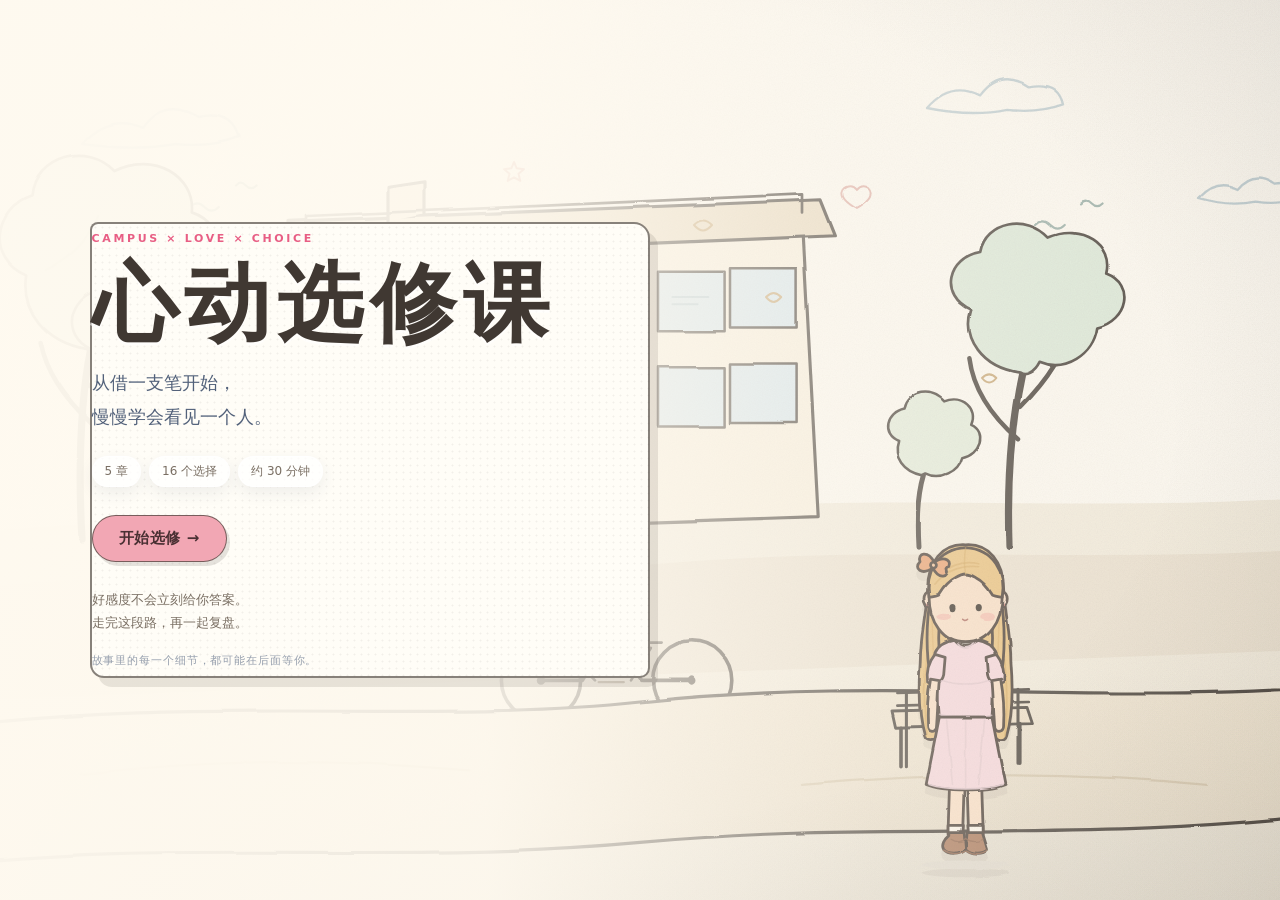
<file: web/love/index.html>
<!doctype html>
<html lang="zh-CN">
<head>
  <meta charset="utf-8">
  <meta name="viewport" content="width=device-width, initial-scale=1, viewport-fit=cover">
  <meta name="theme-color" content="#fff8eb">
  <meta name="description" content="心动选修课：一个关于倾听、边界与分寸的校园恋爱互动故事。">
  <title>心动选修课 · 奶龙酱</title>
  <link rel="icon" type="image/svg+xml" href="./favicon.svg">
  <link rel="stylesheet" href="./style.css">
  <script src="./story.js" defer></script>
  <script src="./game.js" defer></script>
</head>
<body data-phase="title" data-mode="dialogue">
  <main class="game-shell" id="game-shell">
    <div id="scene" class="scene bg-campus" aria-hidden="true">
      <div class="particles" id="particles"></div>
      <div class="rain-layer" id="rain-layer"></div>
      <div class="flash-overlay" id="flash-overlay"></div>
      <div class="paper-grain" aria-hidden="true"></div>
      <div class="vignette"></div>
      <div class="characters" id="characters">
        <div class="character boy" id="boy" data-expression="normal" aria-label="男生"></div>
        <div class="character girl" id="girl" data-expression="normal" aria-label="奶龙酱"></div>
      </div>
      <div class="click-catcher" id="click-catcher" aria-hidden="true"></div>
    </div>

    <header class="hud" id="hud">
      <div class="hud-left">
        <div class="chapter-chip" id="chapter-chip">第一章 · 第三排靠窗</div>
        <div class="step-chip" id="step-chip">第 1 / 16 次选择</div>
      </div>
      <div class="hud-right">
        <button id="memory-button" class="memory-button" type="button" aria-haspopup="dialog">
          <span class="memory-icon" aria-hidden="true">✦</span>
          <span class="memory-label">回忆</span>
          <span class="memory-count" id="memory-count">0 / 9</span>
        </button>
      </div>
    </header>

    <div class="memory-toast" id="memory-toast" role="status" aria-live="polite"></div>

    <section class="dialogue-layer" id="dialogue-layer">
      <p class="narration" id="narration"></p>
      <div class="dialogue-bottom">
        <div class="options" id="options" aria-label="回应选项" aria-live="polite"></div>
        <div class="dialogue-card" id="dialogue-card" role="button" tabindex="0" aria-label="点击继续">
          <span class="speaker" id="speaker">旁白</span>
          <p class="dialogue-text" id="dialogue-text"></p>
          <span class="next-hint" id="next-hint">点击继续</span>
        </div>
      </div>
    </section>

    <section class="chat-panel hidden" id="chat-panel" aria-label="微信聊天">
      <div class="chat-head">
        <div class="chat-avatar" aria-hidden="true">奶</div>
        <div class="chat-id">
          <strong>奶龙酱</strong>
          <span id="chat-status">微信 · 在线</span>
        </div>
        <div class="chat-more" aria-hidden="true">•••</div>
      </div>
      <div class="chat-messages" id="chat-messages"></div>
      <div class="chat-options" id="chat-options" aria-label="回复选项" aria-live="polite"></div>
    </section>

    <section class="screen title-screen" id="title-screen">
      <div class="title-card">
        <p class="title-eyebrow">CAMPUS × LOVE × CHOICE</p>
        <h1>心动选修课</h1>
        <p class="title-subtitle">从借一支笔开始，<br>慢慢学会看见一个人。</p>
        <ul class="title-points" aria-label="游戏信息">
          <li>5 章</li>
          <li>16 个选择</li>
          <li>约 30 分钟</li>
        </ul>
        <div class="title-actions">
          <button id="start-button" class="primary-button" type="button">开始选修 →</button>
          <button id="continue-button" class="ghost-button hidden" type="button">继续上次</button>
        </div>
        <p class="title-note">好感度不会立刻给你答案。<br>走完这段路，再一起复盘。</p>
        <p class="title-secret">故事里的每一个细节，都可能在后面等你。</p>
      </div>
    </section>

    <section class="chapter-overlay hidden" id="chapter-overlay" role="presentation">
      <div class="chapter-inner">
        <p class="chapter-number" id="chapter-number">01</p>
        <span class="chapter-rule" aria-hidden="true"></span>
        <h2 id="chapter-title">第三排靠窗</h2>
        <p id="chapter-subtitle">有些喜欢，是从借一支笔开始的。</p>
      </div>
      <span class="chapter-skip">点击跳过</span>
    </section>

    <section class="screen ending-screen hidden" id="ending-screen">
      <div class="ending-card">
        <p class="ending-eyebrow">ENDING UNLOCKED ✦</p>
        <h2 id="ending-title">双向奔赴</h2>
        <p class="ending-subtitle" id="ending-subtitle"></p>
        <p class="ending-flavor" id="ending-flavor"></p>
        <p class="ending-text" id="ending-text"></p>

        <div class="score-reveal">
          <div class="score-ring" id="score-ring">
            <span id="ending-score">--</span>
            <small>心动值</small>
          </div>
          <div class="score-copy">
            <p class="score-label" id="ending-score-label"></p>
            <div class="score-track" aria-hidden="true">
              <div class="score-fill" id="ending-score-fill"></div>
            </div>
            <p class="score-note">这次不是评分，是把你们走过的路摊开来看。</p>
          </div>
        </div>

        <div class="review-grid">
          <section class="review-block">
            <h3>她说过的话</h3>
            <p class="review-sub">记住的细节，后来都用上了吗？</p>
            <ul class="memory-review" id="memory-review"></ul>
          </section>
          <section class="review-block">
            <h3>本局复盘</h3>
            <p class="review-sub">做得好的瞬间</p>
            <ul class="choice-review" id="choice-good"></ul>
            <p class="review-sub growth">还可以更好的瞬间</p>
            <ul class="choice-review" id="choice-growth"></ul>
          </section>
        </div>

        <p class="ending-advice" id="ending-advice"></p>

        <div class="egg-card">
          <p class="egg-hint">如果现实里也有一个她，写下她的名字吧。</p>
          <div class="egg-row">
            <input id="crush-name" class="egg-input" type="text" maxlength="16"
                   placeholder="她的名字（可留空）" autocomplete="off" aria-label="她的名字">
            <button id="egg-button" class="secondary-button" type="button">开启我的故事</button>
          </div>
          <p class="egg-privacy">名字只留在当前页面，不会上传，也不会写入存档。</p>
        </div>

        <div class="ending-actions">
          <button id="again-button" class="primary-button" type="button">再走一次 ↻</button>
          <button id="title-button" class="ghost-button" type="button">回到标题</button>
        </div>
      </div>
    </section>

    <section class="screen egg-screen hidden" id="egg-screen">
      <div class="egg-poem" aria-live="polite">
        <p class="egg-to hidden" id="egg-to"></p>
        <p class="egg-line">爱人如养花，</p>
        <p class="egg-line">开启自己的故事吧。</p>
        <button id="egg-back" class="egg-back" type="button">回到开头</button>
      </div>
    </section>

    <section class="screen memory-panel hidden" id="memory-panel" role="dialog" aria-modal="true" aria-labelledby="memory-title">
      <div class="memory-card">
        <div class="memory-head">
          <div>
            <p class="memory-eyebrow">MEMORY</p>
            <h2 id="memory-title">她说过的话</h2>
          </div>
          <button id="memory-close" class="memory-close" type="button" aria-label="关闭回忆">×</button>
        </div>
        <p class="memory-sub">你记住的细节，会在某个时刻派上用场。</p>
        <ul class="memory-list" id="memory-list"></ul>
        <p class="memory-foot">回忆不会告诉你对错，只记录你听见了什么。</p>
      </div>
    </section>
  </main>
</body>
</html>
</file>
<file: web/love/style.css>
:root {
  --sky: #8ed0f2;
  --sky-deep: #3f9fd8;
  --leaf: #79c98a;
  --leaf-deep: #4f9f63;
  --sun: #ffd166;
  --coral: #ff7b9c;
  --coral-deep: #e85e84;
  --ink: #2f3d55;
  --ink-soft: #6c7a90;
  --paper: rgba(255, 255, 255, 0.94);
  --cream: #fffdf7;
  --cream-warm: #fff7e8;
  --green: #4f9f63;
  --red: #dc5560;
  --line: rgba(47, 61, 85, 0.12);
  --shadow: 0 18px 45px rgba(47, 61, 85, 0.16);
  --shadow-soft: 0 10px 30px rgba(47, 61, 85, 0.1);
  --radius: 24px;
  --font: "PingFang SC", "Microsoft YaHei", "Noto Sans SC", system-ui, -apple-system, sans-serif;
  --display-font: "Songti SC", "STSong", "SimSun", "Noto Serif SC", serif;
  --poem-font: "Songti SC", "STSong", "SimSun", "Noto Serif SC", serif;
}

* {
  box-sizing: border-box;
}

html,
body {
  margin: 0;
  min-height: 100%;
  font-family: var(--font);
  color: var(--ink);
  background: #d9f0fb;
}

body {
  overflow: hidden;
  -webkit-font-smoothing: antialiased;
  text-rendering: optimizeLegibility;
}

button,
input {
  font: inherit;
}

button {
  cursor: pointer;
}

.hidden {
  display: none !important;
}

.game-shell {
  position: relative;
  width: 100%;
  height: 100vh;
  height: 100dvh;
  overflow: hidden;
}

.screen {
  position: absolute;
  inset: 0;
}

/* ---------- 场景背景 ---------- */

.scene {
  position: absolute;
  inset: 0;
  z-index: 0;
  overflow: hidden;
  background-color: #faf6ee;
  background-position: center;
  background-size: cover;
  background-repeat: no-repeat;
}

.scene::before,
.scene::after {
  content: "";
  position: absolute;
  pointer-events: none;
}

.scene::before {
  inset: 0;
  z-index: 0;
  background: radial-gradient(ellipse at 50% 46%, transparent 58%, rgba(74, 66, 59, 0.07) 100%);
}

.scene::after {
  inset: auto 0 0 0;
  height: 26%;
  z-index: 0;
  background: linear-gradient(180deg, transparent, rgba(74, 66, 59, 0.05));
}

.paper-grain {
  position: absolute;
  inset: 0;
  z-index: 3;
  pointer-events: none;
  background-image: url("./backgrounds/paper-grain.svg");
  background-size: 240px 240px;
  background-repeat: repeat;
  opacity: 0.55;
  mix-blend-mode: multiply;
}

.scene.bg-campus {
  background-image: url("./backgrounds/campus.svg");
}

.scene.bg-classroom {
  background-image: url("./backgrounds/classroom.svg");
  background-position: center 44%;
}

.scene.bg-dorm {
  background-image: url("./backgrounds/dorm.svg");
}

.scene.bg-restaurant {
  background-image: url("./backgrounds/restaurant.svg");
}

.scene.bg-walk {
  background-image: url("./backgrounds/walk.svg");
}

.scene.bg-cinema {
  background-image: url("./backgrounds/cinema.svg");
}

.scene.bg-street {
  background-image: url("./backgrounds/street.svg");
}

.scene.bg-library {
  background-image: url("./backgrounds/library.svg");
}

.scene.bg-rain {
  background-image: url("./backgrounds/rain.svg");
  background-position: center 42%;
}

.scene.bg-track {
  background-image: url("./backgrounds/track.svg");
}

.scene.bg-ferris {
  background-image: url("./backgrounds/ferris.svg");
}

.scene.bg-ferris::before {
  background: radial-gradient(ellipse at 55% 44%, transparent 46%, rgba(20, 26, 38, 0.28) 100%);
}

.scene.bg-aquarium {
  background-image: url("./backgrounds/aquarium.svg");
}

.scene.bg-dorm-day-girl {
  background-image: url("./backgrounds/dorm-day-girl.svg");
}

.scene.bg-dorm-night-boy {
  background-image: url("./backgrounds/dorm-night-boy.svg");
}

.scene.bg-dorm-night-girl {
  background-image: url("./backgrounds/dorm-night-girl.svg");
}

.scene.bg-dorm-storm-girl {
  background-image: url("./backgrounds/dorm-storm-girl.svg");
}

.scene.bg-dorm-radio-night {
  background-image: url("./backgrounds/dorm-radio-night.svg");
}

.scene.bg-dorm-night-boy::before,
.scene.bg-dorm-night-girl::before,
.scene.bg-dorm-storm-girl::before,
.scene.bg-dorm-radio-night::before {
  background: radial-gradient(ellipse at 50% 44%, transparent 40%, rgba(16, 21, 35, 0.42) 100%);
}

@media (max-width: 760px) {
  .scene.bg-dorm-day-girl,
  .scene.bg-dorm-night-boy,
  .scene.bg-dorm-night-girl,
  .scene.bg-dorm-storm-girl {
    background-position: 30% center;
  }

  .scene.bg-dorm-radio-night {
    background-position: 38% center;
  }
}

.vignette {
  position: absolute;
  inset: 0;
  z-index: 1;
  pointer-events: none;
  background: radial-gradient(ellipse at 50% 45%, transparent 58%, rgba(74, 66, 59, 0.05) 100%);
}

.particles {
  position: absolute;
  inset: 0;
  z-index: 1;
  overflow: hidden;
  pointer-events: none;
}

.particle {
  position: absolute;
  left: var(--x);
  bottom: -16px;
  width: var(--size);
  height: var(--size);
  border-radius: 50% 50% 50% 0;
  background: var(--tint);
  box-shadow: 0 0 10px var(--tint);
  animation: floatUp var(--duration) linear var(--delay) infinite;
  opacity: 0;
}

.rain-layer {
  position: absolute;
  inset: -20% -10%;
  z-index: 1;
  pointer-events: none;
  opacity: 0;
  background-image: repeating-linear-gradient(105deg,
    transparent 0 22px,
    rgba(255, 255, 255, 0.32) 22px 24px,
    transparent 24px 52px);
  background-size: 90px 100%;
  transition: opacity 600ms ease;
  animation: rainFall 700ms linear infinite;
}

.rain-layer.active {
  opacity: 0.5;
}

.flash-overlay {
  position: absolute;
  inset: 0;
  z-index: 3;
  pointer-events: none;
  background: #eaf6ff;
  opacity: 0;
}

.flash-overlay.flash {
  animation: lightning 760ms ease-out;
}

.click-catcher {
  position: absolute;
  inset: 0;
  z-index: 4;
  cursor: pointer;
}

/* ---------- 人物 ---------- */

.characters {
  position: absolute;
  inset: 0;
  z-index: 2;
  pointer-events: none;
}

.character {
  position: absolute;
  bottom: 2.5%;
  display: flex;
  align-items: flex-end;
  filter: drop-shadow(0 18px 22px rgba(37, 50, 68, 0.18));
  transition: opacity 600ms ease, filter 600ms ease;
}

.character svg {
  display: block;
  width: auto;
  height: 100%;
  overflow: visible;
}

.character.boy {
  left: 16%;
  height: min(40vh, 340px);
  animation: boyBreathe 5.4s ease-in-out infinite;
  transform-origin: 50% 100%;
}

.character.girl {
  right: 16%;
  height: min(44vh, 380px);
  animation: girlBreathe 6.8s ease-in-out infinite;
  transform-origin: 50% 100%;
}

.character .face {
  display: none;
}

.character[data-expression="normal"] .face-normal,
.character[data-expression="smile"] .face-smile,
.character[data-expression="shy"] .face-shy,
.character[data-expression="sad"] .face-sad,
.character[data-expression="surprised"] .face-surprised {
  display: inline;
}

.character.pop svg {
  animation: pop 320ms ease;
}

body[data-phase="title"] .character.boy {
  opacity: 0;
}

body[data-phase="playing"] .character.boy {
  bottom: 14%;
}

body[data-phase="playing"] .character.girl {
  bottom: 8%;
}

body[data-mode="chat"] .character {
  opacity: 0;
  filter: blur(4px) saturate(0.8) drop-shadow(0 18px 22px rgba(37, 50, 68, 0.18));
}

body[data-cast="scene"] .character {
  opacity: 0;
}

/* ---------- 顶部 HUD ---------- */

.hud {
  position: absolute;
  top: 0;
  left: 0;
  right: 0;
  z-index: 10;
  display: flex;
  align-items: flex-start;
  justify-content: space-between;
  gap: 16px;
  padding: max(16px, env(safe-area-inset-top)) 4vw 0;
  pointer-events: none;
}

.hud-left {
  display: flex;
  flex-direction: column;
  align-items: flex-start;
  gap: 6px;
  min-width: 0;
  flex: 1 1 auto;
}

.hud-right {
  flex: 0 0 auto;
}

.chapter-chip {
  max-width: 100%;
  padding: 8px 14px;
  border: 1px solid rgba(255, 255, 255, 0.7);
  border-radius: 999px;
  background: rgba(255, 253, 247, 0.82);
  color: var(--ink);
  font-size: 13px;
  font-weight: 600;
  letter-spacing: 0.03em;
  white-space: nowrap;
  overflow: hidden;
  text-overflow: ellipsis;
  box-shadow: 0 8px 24px rgba(47, 61, 85, 0.12);
  backdrop-filter: blur(10px);
}

.step-chip {
  padding: 5px 11px;
  border-radius: 999px;
  background: rgba(47, 61, 85, 0.42);
  color: #fff;
  font-size: 11px;
  letter-spacing: 0.06em;
  backdrop-filter: blur(8px);
}

body[data-dark="true"] .chapter-chip {
  background: rgba(20, 28, 42, 0.55);
  color: #fff;
  border-color: rgba(255, 255, 255, 0.18);
}

body[data-dark="true"] .step-chip {
  background: rgba(255, 255, 255, 0.14);
}

.memory-button {
  pointer-events: auto;
  display: inline-flex;
  align-items: center;
  gap: 8px;
  padding: 9px 14px;
  border: 1px solid rgba(255, 255, 255, 0.75);
  border-radius: 999px;
  background: rgba(255, 253, 247, 0.82);
  color: var(--ink);
  font-size: 13px;
  font-weight: 600;
  box-shadow: 0 8px 24px rgba(47, 61, 85, 0.12);
  backdrop-filter: blur(10px);
  transition: transform 200ms ease, box-shadow 200ms ease;
}

.memory-button:hover {
  transform: translateY(-2px);
  box-shadow: 0 12px 28px rgba(47, 61, 85, 0.18);
}

.memory-icon {
  color: var(--coral-deep);
}

.memory-count {
  padding: 2px 7px;
  border-radius: 999px;
  background: rgba(47, 61, 85, 0.08);
  color: var(--ink-soft);
  font-size: 10px;
  letter-spacing: 0.02em;
}

body[data-dark="true"] .memory-button {
  background: rgba(20, 28, 42, 0.55);
  color: #fff;
  border-color: rgba(255, 255, 255, 0.18);
}

body[data-dark="true"] .memory-count {
  background: rgba(255, 255, 255, 0.14);
  color: rgba(255, 255, 255, 0.78);
}

.memory-toast {
  position: absolute;
  top: 76px;
  right: 4vw;
  z-index: 12;
  max-width: min(360px, 80vw);
  padding: 8px 14px;
  border-radius: 999px;
  background: rgba(47, 61, 85, 0.86);
  color: #fff;
  font-size: 12px;
  letter-spacing: 0.02em;
  box-shadow: 0 10px 26px rgba(47, 61, 85, 0.25);
  opacity: 0;
  transform: translateY(-8px);
  transition: opacity 300ms ease, transform 300ms ease;
  pointer-events: none;
}

.memory-toast.show {
  opacity: 1;
  transform: none;
}

/* ---------- 对话层 ---------- */

.dialogue-layer {
  position: absolute;
  inset: 0;
  z-index: 6;
  display: flex;
  flex-direction: column;
  justify-content: flex-end;
  padding: 0 4vw max(18px, env(safe-area-inset-bottom));
  pointer-events: none;
}

.narration {
  position: absolute;
  top: 86px;
  left: 4vw;
  max-width: min(70vw, 520px);
  margin: 0;
  padding: 7px 12px;
  border-radius: 999px;
  background: rgba(255, 253, 247, 0.72);
  color: var(--ink-soft);
  font-size: 12px;
  letter-spacing: 0.04em;
  box-shadow: 0 6px 18px rgba(47, 61, 85, 0.1);
  backdrop-filter: blur(8px);
}

body[data-dark="true"] .narration {
  background: rgba(20, 28, 42, 0.5);
  color: rgba(255, 255, 255, 0.8);
}

.dialogue-bottom {
  display: flex;
  flex-direction: column;
  gap: 12px;
  width: min(980px, 100%);
  margin: 0 auto;
  pointer-events: none;
}

.options {
  display: flex;
  flex-direction: column;
  gap: 10px;
  max-height: 44vh;
  padding: 2px;
  overflow-y: auto;
  pointer-events: auto;
  scrollbar-width: thin;
  scrollbar-color: rgba(47, 61, 85, 0.25) transparent;
}

.options:empty {
  display: none;
}

.option-button {
  display: flex;
  align-items: flex-start;
  gap: 12px;
  width: 100%;
  padding: 13px 16px;
  border: 1px solid rgba(255, 255, 255, 0.72);
  border-radius: 16px;
  background: rgba(255, 253, 247, 0.9);
  color: var(--ink);
  text-align: left;
  font-size: 14px;
  line-height: 1.55;
  box-shadow: 0 8px 24px rgba(47, 61, 85, 0.12);
  backdrop-filter: blur(12px);
  opacity: 0;
  transform: translateY(8px);
  animation: optionIn 340ms ease forwards;
  transition: transform 180ms ease, box-shadow 180ms ease, background 180ms ease;
}

.option-button:hover {
  transform: translateY(-2px);
  background: #fffdf7;
  box-shadow: 0 12px 30px rgba(47, 61, 85, 0.18);
}

.option-index {
  flex: 0 0 auto;
  width: 22px;
  height: 22px;
  margin-top: 1px;
  display: grid;
  place-items: center;
  border-radius: 50%;
  background: rgba(255, 123, 156, 0.16);
  color: var(--coral-deep);
  font-size: 11px;
  font-weight: 700;
}

.option-text {
  flex: 1;
}

.custom-option-button {
  border-style: dashed;
  background: rgba(248, 246, 240, 0.76);
}

.custom-option-button .option-index {
  background: rgba(111, 155, 209, 0.16);
  color: #4f7fb4;
}

.custom-option-button:hover {
  background: #fffdf7;
}

.option-button[disabled],
.chat-option[disabled] {
  opacity: 0.32;
  pointer-events: none;
  transform: none;
}

.custom-chat-option {
  border-style: dashed;
  color: var(--ink-soft);
  background: rgba(255, 255, 255, 0.46);
}

.custom-chat-option:hover {
  color: var(--ink);
}

.custom-editor {
  display: flex;
  flex-direction: column;
  gap: 8px;
  padding: 12px;
  border: 1px solid rgba(111, 155, 209, 0.32);
  border-radius: 16px;
  background: rgba(255, 253, 247, 0.96);
  box-shadow: 0 10px 26px rgba(47, 61, 85, 0.12);
  animation: optionIn 280ms ease forwards;
}

.custom-editor-chat {
  border-radius: 12px;
  box-shadow: none;
}

.custom-input {
  width: 100%;
  min-height: 54px;
  max-height: 92px;
  padding: 9px 11px;
  border: 1px solid rgba(47, 61, 85, 0.14);
  border-radius: 11px;
  outline: none;
  resize: none;
  background: #fffdf7;
  color: var(--ink);
  font: inherit;
  font-size: 13px;
  line-height: 1.6;
  transition: border-color 160ms ease, box-shadow 160ms ease;
}

.custom-input::placeholder {
  color: #9aa4b2;
}

.custom-input:focus {
  border-color: rgba(111, 155, 209, 0.62);
  box-shadow: 0 0 0 3px rgba(111, 155, 209, 0.13);
}

.custom-editor-foot {
  display: flex;
  align-items: center;
  gap: 8px;
}

.custom-count {
  margin-right: auto;
  color: var(--ink-soft);
  font-size: 10px;
  letter-spacing: 0.04em;
}

.custom-cancel,
.custom-submit {
  padding: 6px 13px;
  border: 0;
  border-radius: 999px;
  font-size: 12px;
  cursor: pointer;
  transition: transform 160ms ease, background 160ms ease;
}

.custom-cancel {
  background: rgba(47, 61, 85, 0.08);
  color: var(--ink-soft);
}

.custom-submit {
  background: var(--coral);
  color: #fff;
  font-weight: 600;
  box-shadow: 0 5px 14px rgba(232, 94, 132, 0.24);
}

.custom-cancel:hover,
.custom-submit:hover {
  transform: translateY(-1px);
}

.custom-editor-nudge {
  animation: customNudge 300ms ease;
}

@keyframes customNudge {
  0%, 100% { transform: translateX(0); }
  25% { transform: translateX(-4px); }
  50% { transform: translateX(4px); }
  75% { transform: translateX(-2px); }
}

@media (min-width: 761px) {
  .options {
    display: grid;
    grid-template-columns: repeat(2, minmax(0, 1fr));
    max-height: 34vh;
  }

  .options > .custom-editor {
    grid-column: 1 / -1;
  }

  .option-button {
    min-height: 54px;
  }
}

.dialogue-card {
  position: relative;
  min-height: 104px;
  padding: 18px 24px 16px;
  border: 1px solid rgba(255, 255, 255, 0.8);
  border-radius: 22px;
  background: rgba(255, 253, 247, 0.94);
  box-shadow: 0 18px 45px rgba(47, 61, 85, 0.18);
  backdrop-filter: blur(16px);
  cursor: pointer;
  pointer-events: auto;
}

.dialogue-card::before {
  content: "";
  position: absolute;
  top: 0;
  left: 24px;
  width: 44px;
  height: 3px;
  border-radius: 0 0 3px 3px;
  background: var(--coral);
}

.speaker {
  display: inline-block;
  margin-bottom: 6px;
  padding: 3px 9px;
  border-radius: 999px;
  background: rgba(255, 123, 156, 0.14);
  color: var(--coral-deep);
  font-size: 11px;
  font-weight: 700;
  letter-spacing: 0.08em;
}

.dialogue-card[data-speaker="you"] .speaker {
  background: rgba(111, 155, 209, 0.16);
  color: #4f7fb4;
}

.dialogue-card[data-speaker="narrator"] .speaker {
  background: rgba(47, 61, 85, 0.08);
  color: var(--ink-soft);
}

.dialogue-text {
  min-height: 3.2em;
  margin: 0;
  color: var(--ink);
  font-size: clamp(15px, 1.6vw, 18px);
  line-height: 1.8;
  letter-spacing: 0.01em;
}

.dialogue-card[data-speaker="narrator"] .dialogue-text {
  color: #4d5b6f;
  font-family: var(--display-font);
}

.next-hint {
  position: absolute;
  right: 18px;
  bottom: 12px;
  color: var(--ink-soft);
  font-size: 11px;
  opacity: 0.75;
  animation: hintBlink 1.6s ease-in-out infinite;
}

/* ---------- 微信聊天 ---------- */

.chat-panel {
  position: absolute;
  top: 50%;
  right: max(3vw, 20px);
  left: auto;
  z-index: 7;
  display: flex;
  flex-direction: column;
  width: min(520px, 46vw);
  height: min(70vh, 640px);
  overflow: hidden;
  border: 1px solid rgba(255, 255, 255, 0.65);
  border-radius: 26px;
  background: #ede9e1;
  box-shadow: 0 28px 70px rgba(31, 42, 58, 0.28);
  transform: translateY(-50%);
  animation: chatIn 450ms cubic-bezier(0.2, 0.8, 0.3, 1);
}

.chat-head {
  display: flex;
  align-items: center;
  gap: 10px;
  padding: 13px 16px;
  border-bottom: 1px solid rgba(47, 61, 85, 0.08);
  background: rgba(255, 253, 247, 0.92);
}

.chat-avatar {
  flex: 0 0 auto;
  width: 38px;
  height: 38px;
  display: grid;
  place-items: center;
  border-radius: 50%;
  background: linear-gradient(145deg, #ffd3a8, #f2a7b6);
  color: #fff;
  font-size: 16px;
  font-weight: 700;
}

.chat-id {
  display: flex;
  flex: 1;
  flex-direction: column;
  gap: 2px;
  min-width: 0;
}

.chat-id strong {
  font-size: 14px;
}

.chat-id span {
  color: var(--ink-soft);
  font-size: 11px;
  white-space: nowrap;
  overflow: hidden;
  text-overflow: ellipsis;
}

.chat-more {
  color: var(--ink-soft);
  font-size: 14px;
  letter-spacing: 0.15em;
}

.chat-messages {
  flex: 1;
  display: flex;
  flex-direction: column;
  gap: 9px;
  padding: 18px 16px 10px;
  overflow-y: auto;
  background: linear-gradient(180deg, rgba(255, 255, 255, 0.22), transparent 30%);
  scrollbar-width: thin;
  scrollbar-color: rgba(47, 61, 85, 0.22) transparent;
}

.chat-time {
  align-self: center;
  margin: 6px 0;
  padding: 3px 9px;
  border-radius: 999px;
  background: rgba(47, 61, 85, 0.08);
  color: var(--ink-soft);
  font-size: 10px;
  letter-spacing: 0.04em;
}

.chat-narration {
  align-self: center;
  max-width: 86%;
  margin: 5px 0;
  color: var(--ink-soft);
  font-size: 12px;
  line-height: 1.6;
  text-align: center;
}

.chat-row {
  display: flex;
  align-items: flex-end;
  gap: 7px;
  animation: bubbleIn 280ms ease;
}

.chat-row.left {
  align-self: flex-start;
  max-width: 84%;
}

.chat-row.right {
  align-self: flex-end;
  justify-content: flex-end;
  max-width: 84%;
}

.chat-avatar-small {
  flex: 0 0 auto;
  width: 26px;
  height: 26px;
  display: grid;
  place-items: center;
  border-radius: 50%;
  background: linear-gradient(145deg, #ffd3a8, #f2a7b6);
  color: #fff;
  font-size: 11px;
  font-weight: 700;
}

.chat-bubble {
  padding: 9px 13px;
  border-radius: 15px;
  font-size: 14px;
  line-height: 1.65;
  word-break: break-word;
}

.chat-bubble.left {
  border-bottom-left-radius: 5px;
  background: #fffdf7;
  color: var(--ink);
  box-shadow: 0 4px 12px rgba(47, 61, 85, 0.08);
}

.chat-bubble.right {
  border-bottom-right-radius: 5px;
  background: #a8d8b9;
  color: #213c2c;
  box-shadow: 0 4px 12px rgba(47, 61, 85, 0.08);
}

.chat-options {
  display: flex;
  flex-direction: column;
  gap: 7px;
  max-height: 42%;
  padding: 10px 14px 14px;
  overflow-y: auto;
  border-top: 1px solid rgba(47, 61, 85, 0.08);
  background: rgba(255, 253, 247, 0.92);
}

.chat-options:empty {
  display: none;
}

.chat-choice-label {
  margin: 0 0 2px;
  color: var(--ink-soft);
  font-size: 10px;
  letter-spacing: 0.12em;
}

.chat-option {
  width: 100%;
  padding: 10px 13px;
  border: 1px solid rgba(255, 123, 156, 0.38);
  border-radius: 12px;
  background: rgba(255, 255, 255, 0.72);
  color: var(--ink);
  text-align: left;
  font-size: 13px;
  line-height: 1.5;
  opacity: 0;
  transform: translateY(6px);
  animation: optionIn 300ms ease forwards;
  transition: background 180ms ease, border-color 180ms ease, transform 180ms ease;
}

.chat-option:hover {
  background: #fff;
  border-color: var(--coral);
  transform: translateY(-1px);
}

.chat-continue {
  align-self: center;
  padding: 8px 22px;
  border: 0;
  border-radius: 999px;
  background: var(--coral);
  color: #fff;
  font-size: 13px;
  font-weight: 600;
  box-shadow: 0 8px 20px rgba(232, 94, 132, 0.28);
}

/* ---------- 标题页 ---------- */

.title-screen {
  z-index: 20;
  display: flex;
  align-items: center;
  padding: 6vh 7vw;
  overflow-y: auto;
  background: linear-gradient(90deg,
    rgba(255, 250, 240, 0.97) 0%,
    rgba(255, 250, 240, 0.9) 38%,
    rgba(255, 250, 240, 0.35) 68%,
    rgba(255, 250, 240, 0.06) 100%);
}

.title-card {
  width: min(560px, 100%);
  padding: 8px 0;
}

.title-eyebrow {
  margin: 0 0 14px;
  color: var(--coral-deep);
  font-size: 11px;
  font-weight: 700;
  letter-spacing: 0.24em;
}

.title-card h1 {
  margin: 0;
  color: var(--ink);
  font-family: var(--display-font);
  font-size: clamp(46px, 7vw, 86px);
  line-height: 1.05;
  letter-spacing: 0.08em;
  text-shadow: 0 3px 0 rgba(255, 255, 255, 0.6);
}

.title-subtitle {
  margin: 16px 0 0;
  color: #52617a;
  font-size: clamp(15px, 1.6vw, 18px);
  line-height: 1.9;
}

.title-points {
  display: flex;
  flex-wrap: wrap;
  gap: 8px;
  margin: 22px 0 0;
  padding: 0;
  list-style: none;
}

.title-points li {
  padding: 6px 12px;
  border: 1px solid rgba(255, 255, 255, 0.8);
  border-radius: 999px;
  background: rgba(255, 255, 255, 0.74);
  color: var(--ink-soft);
  font-size: 12px;
  box-shadow: 0 6px 16px rgba(47, 61, 85, 0.08);
}

.title-actions {
  display: flex;
  flex-wrap: wrap;
  gap: 12px;
  margin-top: 28px;
}

.primary-button {
  padding: 13px 26px;
  border: 0;
  border-radius: 999px;
  background: linear-gradient(135deg, var(--coral), var(--coral-deep));
  color: #fff;
  font-size: 15px;
  font-weight: 700;
  letter-spacing: 0.04em;
  box-shadow: 0 12px 28px rgba(232, 94, 132, 0.3);
  transition: transform 200ms ease, box-shadow 200ms ease;
}

.primary-button:hover {
  transform: translateY(-2px);
  box-shadow: 0 16px 34px rgba(232, 94, 132, 0.38);
}

.ghost-button {
  padding: 12px 22px;
  border: 1px solid rgba(47, 61, 85, 0.18);
  border-radius: 999px;
  background: rgba(255, 255, 255, 0.62);
  color: var(--ink);
  font-size: 14px;
  font-weight: 600;
  transition: background 200ms ease, transform 200ms ease;
}

.ghost-button:hover {
  background: #fff;
  transform: translateY(-1px);
}

.title-note {
  margin: 26px 0 0;
  color: var(--ink-soft);
  font-size: 13px;
  line-height: 1.8;
}

.title-secret {
  margin: 18px 0 0;
  color: rgba(108, 122, 144, 0.72);
  font-size: 11px;
  letter-spacing: 0.08em;
}

/* ---------- 章节转场 ---------- */

.chapter-overlay {
  position: absolute;
  inset: 0;
  z-index: 30;
  display: flex;
  flex-direction: column;
  align-items: center;
  justify-content: center;
  background: rgba(30, 39, 54, 0.88);
  color: #fff;
  cursor: pointer;
  opacity: 0;
  visibility: hidden;
  transition: opacity 500ms ease, visibility 500ms ease;
  backdrop-filter: blur(6px);
}

.chapter-overlay.show {
  opacity: 1;
  visibility: visible;
}

.chapter-inner {
  text-align: center;
  animation: chapterRise 900ms cubic-bezier(0.2, 0.8, 0.3, 1);
}

.chapter-number {
  margin: 0 0 10px;
  color: rgba(255, 255, 255, 0.18);
  font-family: var(--display-font);
  font-size: clamp(64px, 10vw, 120px);
  line-height: 1;
  letter-spacing: 0.08em;
}

.chapter-rule {
  display: block;
  width: 44px;
  height: 2px;
  margin: 0 auto 22px;
  background: var(--coral);
}

.chapter-inner h2 {
  margin: 0;
  font-family: var(--display-font);
  font-size: clamp(30px, 4.4vw, 48px);
  font-weight: 600;
  letter-spacing: 0.12em;
}

.chapter-inner p:last-child {
  margin: 14px 0 0;
  color: rgba(255, 255, 255, 0.66);
  font-size: 14px;
  letter-spacing: 0.06em;
}

.chapter-skip {
  position: absolute;
  bottom: 6vh;
  color: rgba(255, 255, 255, 0.4);
  font-size: 11px;
  letter-spacing: 0.12em;
}

/* ---------- 结局页 ---------- */

.ending-screen {
  z-index: 22;
  padding: 6vh 4vw 9vh;
  overflow-y: auto;
  background: linear-gradient(180deg,
    rgba(255, 250, 240, 0.97) 0%,
    rgba(255, 247, 235, 0.985) 45%,
    #fff7e8 100%);
}

.ending-card {
  width: min(920px, 100%);
  margin: 0 auto;
}

.ending-eyebrow {
  margin: 0 0 12px;
  color: var(--coral-deep);
  font-size: 11px;
  font-weight: 700;
  letter-spacing: 0.22em;
}

.ending-card h2 {
  margin: 0;
  font-family: var(--display-font);
  font-size: clamp(38px, 6vw, 64px);
  line-height: 1.1;
  letter-spacing: 0.08em;
}

.ending-subtitle {
  margin: 10px 0 0;
  color: var(--ink-soft);
  font-size: 15px;
  letter-spacing: 0.04em;
}

.ending-flavor {
  margin: 24px 0 0;
  padding: 14px 18px;
  border-left: 3px solid var(--coral);
  border-radius: 0 12px 12px 0;
  background: rgba(255, 123, 156, 0.07);
  color: #5b4a52;
  font-family: var(--display-font);
  font-size: 15px;
  line-height: 1.8;
}

.ending-text {
  margin: 18px 0 0;
  color: #46546a;
  font-size: 15px;
  line-height: 1.9;
}

.score-reveal {
  display: flex;
  align-items: center;
  gap: 24px;
  margin: 30px 0 0;
  padding: 22px 26px;
  border: 1px solid rgba(255, 255, 255, 0.9);
  border-radius: 22px;
  background: rgba(255, 255, 255, 0.72);
  box-shadow: var(--shadow-soft);
}

.score-ring {
  --value: 0;
  position: relative;
  flex: 0 0 auto;
  width: 118px;
  height: 118px;
  display: grid;
  place-items: center;
  border-radius: 50%;
  background: conic-gradient(var(--coral) calc(var(--value) * 1%), #f0e2d0 0);
  transition: background 800ms ease;
}

.score-ring::before {
  content: "";
  position: absolute;
  inset: 9px;
  border-radius: 50%;
  background: var(--cream);
  box-shadow: inset 0 2px 8px rgba(47, 61, 85, 0.08);
}

.score-ring span {
  position: relative;
  z-index: 1;
  font-family: var(--display-font);
  font-size: 40px;
  line-height: 1;
}

.score-ring small {
  position: absolute;
  bottom: 22px;
  z-index: 1;
  color: var(--ink-soft);
  font-size: 10px;
  letter-spacing: 0.12em;
}

.score-copy {
  flex: 1;
  min-width: 0;
}

.score-label {
  margin: 0;
  font-size: 14px;
  font-weight: 600;
  line-height: 1.7;
}

.score-track {
  height: 8px;
  margin: 12px 0 0;
  overflow: hidden;
  border-radius: 999px;
  background: #efe2d2;
}

.score-fill {
  width: 0;
  height: 100%;
  border-radius: 999px;
  background: linear-gradient(90deg, var(--coral), var(--coral-deep));
  transition: width 900ms cubic-bezier(0.2, 0.8, 0.3, 1);
}

.score-note {
  margin: 10px 0 0;
  color: var(--ink-soft);
  font-size: 11px;
}

.review-grid {
  display: grid;
  grid-template-columns: 1fr 1fr;
  gap: 20px;
  margin: 24px 0 0;
}

.review-block {
  min-width: 0;
  padding: 20px 22px;
  border: 1px solid rgba(255, 255, 255, 0.86);
  border-radius: 20px;
  background: rgba(255, 255, 255, 0.6);
  box-shadow: 0 10px 28px rgba(47, 61, 85, 0.07);
}

.review-block h3 {
  margin: 0;
  font-family: var(--display-font);
  font-size: 20px;
  letter-spacing: 0.06em;
}

.review-sub {
  margin: 6px 0 10px;
  color: var(--ink-soft);
  font-size: 11px;
  letter-spacing: 0.04em;
}

.review-sub.growth {
  margin-top: 18px;
}

.memory-review,
.choice-review {
  display: flex;
  flex-direction: column;
  gap: 9px;
  margin: 0;
  padding: 0;
  list-style: none;
}

.memory-review-item {
  display: flex;
  align-items: flex-start;
  gap: 10px;
  padding: 10px 12px;
  border-radius: 12px;
  background: rgba(255, 253, 247, 0.8);
}

.memory-review-mark {
  flex: 0 0 auto;
  width: 20px;
  height: 20px;
  display: grid;
  place-items: center;
  border-radius: 50%;
  font-size: 11px;
  font-weight: 700;
}

.memory-review-item.hit .memory-review-mark {
  background: rgba(79, 159, 99, 0.16);
  color: var(--green);
}

.memory-review-item.miss .memory-review-mark {
  background: rgba(220, 85, 96, 0.14);
  color: var(--red);
}

.memory-review-item.untested .memory-review-mark {
  background: rgba(47, 61, 85, 0.08);
  color: var(--ink-soft);
}

.memory-review-item.unknown .memory-review-mark {
  background: rgba(47, 61, 85, 0.06);
  color: #9aa5b4;
}

.memory-review-item strong {
  display: block;
  font-size: 13px;
}

.memory-review-item p {
  margin: 2px 0 0;
  color: var(--ink-soft);
  font-size: 11px;
  line-height: 1.6;
}

.memory-review-item small {
  display: block;
  margin-top: 3px;
  color: #8a95a6;
  font-size: 10px;
}

.choice-review li {
  padding: 11px 12px;
  border-radius: 12px;
  background: rgba(255, 253, 247, 0.8);
}

.review-head {
  display: flex;
  align-items: center;
  gap: 8px;
}

.review-delta {
  flex: 0 0 auto;
  padding: 1px 7px;
  border-radius: 999px;
  font-size: 10px;
  font-weight: 700;
}

.review-delta.good {
  background: rgba(79, 159, 99, 0.14);
  color: var(--green);
}

.review-delta.bad {
  background: rgba(220, 85, 96, 0.12);
  color: var(--red);
}

.review-scene {
  overflow: hidden;
  color: var(--ink-soft);
  font-size: 10px;
  letter-spacing: 0.03em;
  white-space: nowrap;
  text-overflow: ellipsis;
}

.review-text {
  margin: 6px 0 0;
  font-size: 12px;
  line-height: 1.65;
}

.review-note {
  display: block;
  margin-top: 4px;
  color: var(--ink-soft);
  font-size: 10.5px;
  line-height: 1.6;
}

.review-empty {
  padding: 12px;
  border-radius: 12px;
  background: rgba(255, 253, 247, 0.6);
  color: var(--ink-soft);
  font-size: 12px;
  line-height: 1.7;
}

.ending-advice {
  margin: 24px 0 0;
  padding: 18px 22px;
  border-radius: 18px;
  background: rgba(47, 61, 85, 0.06);
  color: #4b5a70;
  font-size: 13px;
  line-height: 1.8;
}

.egg-card {
  margin: 28px 0 0;
  padding: 22px 24px;
  border: 1px solid rgba(255, 123, 156, 0.18);
  border-radius: 22px;
  background: linear-gradient(135deg, rgba(255, 123, 156, 0.1), rgba(255, 209, 102, 0.12));
}

.egg-hint {
  margin: 0;
  font-family: var(--display-font);
  font-size: 16px;
  letter-spacing: 0.04em;
}

.egg-row {
  display: flex;
  gap: 10px;
  margin-top: 14px;
}

.egg-input {
  flex: 1;
  min-width: 0;
  padding: 12px 15px;
  border: 1px solid rgba(47, 61, 85, 0.16);
  border-radius: 12px;
  background: rgba(255, 255, 255, 0.82);
  color: var(--ink);
  font-size: 14px;
  outline: none;
  transition: border-color 200ms ease, box-shadow 200ms ease;
}

.egg-input:focus {
  border-color: var(--coral);
  box-shadow: 0 0 0 3px rgba(255, 123, 156, 0.14);
}

.secondary-button {
  flex: 0 0 auto;
  padding: 12px 18px;
  border: 0;
  border-radius: 12px;
  background: #fff;
  color: var(--coral-deep);
  font-size: 13px;
  font-weight: 700;
  box-shadow: 0 8px 20px rgba(47, 61, 85, 0.1);
  transition: transform 200ms ease, box-shadow 200ms ease;
}

.secondary-button:hover {
  transform: translateY(-1px);
  box-shadow: 0 12px 26px rgba(47, 61, 85, 0.15);
}

.egg-privacy {
  margin: 10px 0 0;
  color: var(--ink-soft);
  font-size: 10px;
}

.ending-actions {
  display: flex;
  flex-wrap: wrap;
  gap: 12px;
  margin-top: 26px;
}

body[data-ending="overstep"] .ending-card {
  --coral: #8f9db3;
  --coral-deep: #66758d;
}

body[data-ending="miss"] .ending-card,
body[data-ending="almost"] .ending-card {
  --coral: #e7a07c;
  --coral-deep: #c77a57;
}

/* ---------- 彩蛋黑屏 ---------- */

.egg-screen {
  z-index: 40;
  display: flex;
  align-items: center;
  justify-content: center;
  padding: 8vh 8vw;
  overflow-y: auto;
  background: #000;
}

.egg-poem {
  text-align: center;
  animation: eggFade 1.6s ease both;
}

.egg-to {
  margin: 0 0 34px;
  color: rgba(255, 255, 255, 0.55);
  font-family: var(--poem-font);
  font-size: clamp(14px, 1.8vw, 18px);
  letter-spacing: 0.3em;
}

.egg-line {
  margin: 0;
  color: #fff;
  font-family: var(--poem-font);
  font-size: clamp(28px, 4.6vw, 52px);
  font-weight: 400;
  line-height: 1.7;
  letter-spacing: 0.14em;
}

.egg-line:last-of-type {
  margin-top: 4px;
}

.egg-back {
  margin-top: 56px;
  padding: 9px 22px;
  border: 1px solid rgba(255, 255, 255, 0.28);
  border-radius: 999px;
  background: transparent;
  color: rgba(255, 255, 255, 0.62);
  font-size: 12px;
  letter-spacing: 0.14em;
  transition: background 200ms ease, color 200ms ease;
}

.egg-back:hover {
  background: rgba(255, 255, 255, 0.1);
  color: #fff;
}

/* ---------- 回忆面板 ---------- */

.memory-panel {
  z-index: 25;
  display: flex;
  align-items: center;
  justify-content: center;
  padding: 20px;
  background: rgba(26, 34, 46, 0.46);
  backdrop-filter: blur(6px);
}

.memory-card {
  width: min(560px, 100%);
  max-height: 84vh;
  padding: 26px 26px 22px;
  overflow-y: auto;
  border-radius: 26px;
  background: var(--cream);
  box-shadow: 0 28px 70px rgba(20, 28, 40, 0.3);
  animation: cardRise 350ms cubic-bezier(0.2, 0.8, 0.3, 1);
}

.memory-head {
  display: flex;
  align-items: flex-start;
  justify-content: space-between;
  gap: 16px;
}

.memory-eyebrow {
  margin: 0 0 4px;
  color: var(--coral-deep);
  font-size: 10px;
  font-weight: 700;
  letter-spacing: 0.22em;
}

.memory-card h2 {
  margin: 0;
  font-family: var(--display-font);
  font-size: 28px;
  letter-spacing: 0.08em;
}

.memory-close {
  width: 34px;
  height: 34px;
  border: 0;
  border-radius: 50%;
  background: rgba(47, 61, 85, 0.07);
  color: var(--ink-soft);
  font-size: 20px;
  line-height: 1;
}

.memory-close:hover {
  background: rgba(47, 61, 85, 0.12);
}

.memory-sub {
  margin: 10px 0 16px;
  color: var(--ink-soft);
  font-size: 12px;
  line-height: 1.7;
}

.memory-list {
  display: flex;
  flex-direction: column;
  gap: 9px;
  margin: 0;
  padding: 0;
  list-style: none;
}

.memory-item {
  display: flex;
  align-items: flex-start;
  gap: 11px;
  padding: 11px 13px;
  border: 1px solid transparent;
  border-radius: 14px;
  background: rgba(47, 61, 85, 0.04);
}

.memory-item.known {
  border-color: rgba(255, 209, 102, 0.28);
  background: rgba(255, 246, 232, 0.9);
}

.memory-mark {
  flex: 0 0 auto;
  width: 22px;
  height: 22px;
  display: grid;
  place-items: center;
  border-radius: 50%;
  background: rgba(47, 61, 85, 0.07);
  color: var(--ink-soft);
  font-size: 11px;
}

.memory-item.known .memory-mark {
  background: rgba(255, 123, 156, 0.16);
  color: var(--coral-deep);
}

.memory-item strong {
  display: block;
  font-size: 13px;
}

.memory-item p {
  margin: 3px 0 0;
  color: var(--ink-soft);
  font-size: 11px;
  line-height: 1.65;
}

.memory-foot {
  margin: 16px 0 0;
  padding-top: 12px;
  border-top: 1px dashed rgba(47, 61, 85, 0.12);
  color: #8a95a6;
  font-size: 10px;
  letter-spacing: 0.04em;
  text-align: center;
}

/* ---------- 动画 ---------- */

@keyframes optionIn {
  to {
    opacity: 1;
    transform: none;
  }
}

@keyframes bubbleIn {
  from {
    opacity: 0;
    transform: translateY(6px) scale(0.98);
  }
  to {
    opacity: 1;
    transform: none;
  }
}

@keyframes girlBreathe {
  0%, 100% {
    transform: translateY(0);
  }
  50% {
    transform: translateY(-7px);
  }
}

@keyframes boyBreathe {
  0%, 100% {
    transform: translateY(0);
  }
  50% {
    transform: translateY(-5px);
  }
}

@keyframes pop {
  0% {
    transform: scale(1);
  }
  40% {
    transform: scale(1.018);
  }
  100% {
    transform: scale(1);
  }
}

@keyframes rainFall {
  from {
    background-position: 0 0;
  }
  to {
    background-position: -90px 220px;
  }
}

@keyframes hintBlink {
  0%, 100% {
    opacity: 0.45;
  }
  50% {
    opacity: 0.9;
  }
}

@keyframes lightning {
  0% {
    opacity: 0;
  }
  8% {
    opacity: 0.9;
  }
  18% {
    opacity: 0.1;
  }
  28% {
    opacity: 0.65;
  }
  45%, 100% {
    opacity: 0;
  }
}

@keyframes floatUp {
  0% {
    transform: translate3d(0, 0, 0) rotate(0deg);
    opacity: 0;
  }
  10% {
    opacity: 0.75;
  }
  90% {
    opacity: 0.5;
  }
  100% {
    transform: translate3d(var(--drift), -108vh, 0) rotate(260deg);
    opacity: 0;
  }
}

@keyframes chapterRise {
  from {
    opacity: 0;
    transform: translateY(14px);
  }
  to {
    opacity: 1;
    transform: none;
  }
}

@keyframes eggFade {
  from {
    opacity: 0;
    transform: translateY(8px);
  }
  to {
    opacity: 1;
    transform: none;
  }
}

@keyframes cardRise {
  from {
    opacity: 0;
    transform: translateY(12px) scale(0.99);
  }
  to {
    opacity: 1;
    transform: none;
  }
}

@keyframes chatIn {
  from {
    opacity: 0;
    scale: 0.98;
  }
  to {
    opacity: 1;
    scale: 1;
  }
}

/* ---------- 响应式 ---------- */

@media (max-width: 900px) {
  .character.boy {
    left: 9%;
    height: min(36vh, 300px);
  }

  .character.girl {
    right: 9%;
    height: min(40vh, 330px);
  }

  .hud {
    padding-left: 3vw;
    padding-right: 3vw;
  }

  .dialogue-layer {
    padding-left: 3vw;
    padding-right: 3vw;
  }

  .narration {
    left: 3vw;
  }

  .ending-screen {
    padding: 4vh 4vw 7vh;
  }

  .review-grid {
    grid-template-columns: 1fr;
  }
}

@media (max-width: 760px) {
  body[data-phase="title"] .character {
    opacity: 0;
  }

  body[data-phase="playing"] .character.boy {
    bottom: 24%;
  }

  body[data-phase="playing"] .character.girl {
    bottom: 18%;
  }

  .title-screen {
    align-items: flex-end;
    padding: 8vh 7vw max(9vh, env(safe-area-inset-bottom));
    background: linear-gradient(180deg,
      rgba(255, 250, 240, 0.2) 0%,
      rgba(255, 250, 240, 0.65) 38%,
      rgba(255, 250, 240, 0.97) 68%,
      #fffaf0 100%);
  }

  .title-card {
    width: 100%;
  }

  .title-card h1 {
    font-size: clamp(40px, 13vw, 62px);
  }

  .title-actions {
    flex-direction: column;
    align-items: stretch;
  }

  .title-actions .primary-button,
  .title-actions .ghost-button {
    width: 100%;
  }

  .character.boy {
    left: 6%;
    height: min(32vh, 270px);
  }

  .character.girl {
    right: 6%;
    height: min(36vh, 300px);
  }

  .hud {
    padding-top: max(12px, env(safe-area-inset-top));
    padding-left: 12px;
    padding-right: 12px;
  }

  .chapter-chip {
    padding: 7px 11px;
    font-size: 12px;
  }

  .step-chip {
    padding: 4px 9px;
    font-size: 10px;
  }

  .memory-button {
    gap: 6px;
    padding: 8px 11px;
    font-size: 12px;
  }

  .memory-toast {
    top: 112px;
    right: 12px;
    font-size: 11px;
  }

  .narration {
    top: 80px;
    left: 12px;
    max-width: 72vw;
    padding: 6px 10px;
    font-size: 11px;
  }

  .dialogue-layer {
    padding: 0 12px max(12px, env(safe-area-inset-bottom));
  }

  .dialogue-bottom {
    gap: 9px;
  }

  .options {
    max-height: 40vh;
    gap: 8px;
  }

  .option-button {
    gap: 10px;
    padding: 11px 13px;
    border-radius: 14px;
    font-size: 13.5px;
  }

  .dialogue-card {
    min-height: 96px;
    padding: 15px 17px 14px;
    border-radius: 19px;
  }

  .dialogue-card::before {
    left: 17px;
  }

  .dialogue-text {
    min-height: 3.1em;
    font-size: 15px;
    line-height: 1.75;
  }

  .next-hint {
    right: 13px;
    bottom: 9px;
    font-size: 10px;
  }

  .chat-panel {
    top: 53%;
    left: 50%;
    right: auto;
    width: 94vw;
    height: 64vh;
    border-radius: 22px;
    transform: translate(-50%, -50%);
  }

  .chat-messages {
    padding: 14px 12px 9px;
  }

  .chat-bubble {
    font-size: 13.5px;
  }

  .chat-options {
    max-height: 40%;
    padding: 9px 11px 12px;
  }

  .chat-option {
    font-size: 12.5px;
  }

  .chapter-number {
    font-size: clamp(54px, 16vw, 86px);
  }

  .chapter-inner h2 {
    font-size: clamp(26px, 8vw, 36px);
  }

  .chapter-inner p:last-child {
    font-size: 12px;
  }

  .ending-screen {
    padding: 4vh 16px 7vh;
  }

  .ending-card h2 {
    font-size: clamp(34px, 10vw, 46px);
  }

  .score-reveal {
    flex-direction: column;
    align-items: stretch;
    padding: 18px;
  }

  .score-ring {
    align-self: center;
  }

  .review-block {
    padding: 17px 16px;
  }

  .egg-card {
    padding: 18px 16px;
  }

  .egg-row {
    flex-direction: column;
  }

  .secondary-button {
    width: 100%;
  }

  .ending-actions {
    flex-direction: column;
    align-items: stretch;
  }

  .ending-actions .primary-button,
  .ending-actions .ghost-button {
    width: 100%;
  }

  .ending-advice {
    padding: 15px 16px;
  }

  .memory-panel {
    padding: 12px;
  }

  .memory-card {
    max-height: 86vh;
    padding: 21px 18px 18px;
    border-radius: 22px;
  }

  .memory-card h2 {
    font-size: 24px;
  }

  .egg-line {
    font-size: clamp(26px, 7.4vw, 38px);
    letter-spacing: 0.1em;
  }

  .egg-to {
    letter-spacing: 0.2em;
  }
}

@media (max-width: 480px) {
  .character.boy {
    left: 4%;
    height: min(30vh, 240px);
  }

  .character.girl {
    right: 4%;
    height: min(34vh, 270px);
  }

  .memory-label {
    display: none;
  }

  .memory-button {
    padding: 8px 10px;
  }

  .chapter-chip {
    font-size: 11px;
  }

  .step-chip {
    font-size: 9.5px;
  }

  .narration {
    top: 76px;
    font-size: 10.5px;
  }

  .dialogue-text {
    font-size: 14.5px;
  }

  .option-button {
    padding: 10px 12px;
    font-size: 13px;
  }

  .option-index {
    width: 20px;
    height: 20px;
    font-size: 10px;
  }

  .chat-panel {
    top: 52%;
    height: 66vh;
    border-radius: 20px;
  }

  .chat-head {
    padding: 10px 12px;
  }

  .chat-avatar {
    width: 32px;
    height: 32px;
    font-size: 14px;
  }

  .chat-messages {
    gap: 7px;
  }

  .chat-bubble {
    padding: 8px 11px;
    font-size: 13px;
  }

  .chat-row.left,
  .chat-row.right {
    max-width: 88%;
  }

  .chat-options {
    max-height: 38%;
  }

  .score-ring {
    width: 100px;
    height: 100px;
  }

  .score-ring span {
    font-size: 34px;
  }

  .score-ring small {
    bottom: 18px;
    font-size: 9px;
  }

  .ending-flavor {
    font-size: 14px;
  }

  .ending-text {
    font-size: 14px;
  }

  .egg-hint {
    font-size: 15px;
  }

  .egg-line {
    font-size: clamp(24px, 7.8vw, 32px);
  }

  .egg-to {
    margin-bottom: 26px;
  }

  .egg-back {
    margin-top: 40px;
  }
}

@media (max-height: 620px) {
  .character.boy {
    height: min(30vh, 240px);
  }

  .character.girl {
    height: min(36vh, 280px);
  }

  .title-screen {
    padding-top: 4vh;
    padding-bottom: 4vh;
  }

  .title-card h1 {
    font-size: clamp(36px, 7vw, 58px);
  }

  .title-note {
    margin-top: 16px;
  }

  .dialogue-card {
    min-height: 82px;
    padding: 13px 17px 12px;
  }

  .dialogue-text {
    min-height: 2.8em;
    font-size: 14px;
  }

  .options {
    max-height: 34vh;
  }

  .chat-panel {
    top: 55%;
    height: 74vh;
  }

  .chapter-number {
    font-size: 58px;
  }

  .chapter-inner h2 {
    font-size: 28px;
  }
}

@media (prefers-reduced-motion: reduce) {
  *,
  *::before,
  *::after {
    animation-duration: 0.01ms !important;
    animation-iteration-count: 1 !important;
    animation-delay: 0ms !important;
    transition-duration: 0.01ms !important;
    scroll-behavior: auto !important;
  }

  .character {
    animation: none !important;
  }

  .chapter-overlay {
    transition: none;
  }
}

/* 手绘纸感界面 */
:root {
  --ink: #4a423b;
  --ink-soft: #7a6f63;
  --line: rgba(74, 66, 59, 0.16);
  --paper: #fffdf7;
  --cream: #fffdf7;
  --cream-warm: #fbf4e6;
  --radius: 12px;
}

body {
  background: #f6f1e7;
}

.chapter-chip,
.step-chip,
.memory-button,
.narration {
  border: 1.6px solid rgba(74, 66, 59, 0.55);
  background: rgba(255, 252, 244, 0.96);
  box-shadow: 3px 3px 0 rgba(74, 66, 59, 0.1);
  backdrop-filter: none;
}

.chapter-chip {
  border-radius: 5px 9px 6px 8px;
}

.step-chip {
  border-radius: 8px 6px 9px 5px;
  color: var(--ink);
}

.memory-button {
  border-radius: 8px 6px 9px 5px;
}

.memory-icon {
  color: var(--coral-deep);
}

body[data-dark="true"] .chapter-chip,
body[data-dark="true"] .step-chip,
body[data-dark="true"] .memory-button {
  background: rgba(255, 252, 244, 0.94);
  color: var(--ink);
  border-color: rgba(255, 250, 240, 0.75);
}

body[data-dark="true"] .memory-count {
  color: var(--ink-soft);
}

.narration {
  border-radius: 6px 10px 7px 9px;
  color: var(--ink-soft);
}

body[data-dark="true"] .narration {
  background: rgba(255, 252, 244, 0.94);
  color: var(--ink-soft);
}

.dialogue-card {
  border: 2px solid rgba(74, 66, 59, 0.7);
  border-radius: 6px 12px 8px 11px;
  background: #fffdf7;
  box-shadow: 5px 6px 0 rgba(74, 66, 59, 0.12);
  backdrop-filter: none;
}

.dialogue-card::before {
  left: 26px;
  width: 34px;
  height: 4px;
  border-radius: 0 0 2px 3px;
  background: var(--coral-deep);
  opacity: 0.8;
}

.speaker {
  border: 1.4px solid rgba(74, 66, 59, 0.4);
  border-radius: 4px 8px 5px 7px;
  background: #fbe9e8;
  color: #b25c64;
}

.dialogue-card[data-speaker="you"] .speaker {
  background: #e7eff6;
  color: #4f7196;
}

.dialogue-card[data-speaker="narrator"] .speaker {
  background: #f0ece2;
  color: var(--ink-soft);
}

.dialogue-text {
  color: #453d36;
}

.dialogue-card[data-speaker="narrator"] .dialogue-text {
  color: #5a5148;
}

.next-hint {
  color: var(--ink-soft);
}

.option-button {
  border: 2px solid rgba(74, 66, 59, 0.62);
  border-radius: 5px 10px 7px 9px;
  background: #fffdf7;
  box-shadow: 4px 5px 0 rgba(74, 66, 59, 0.1);
  backdrop-filter: none;
}

.option-button:hover {
  background: #fff8e9;
  box-shadow: 5px 7px 0 rgba(74, 66, 59, 0.14);
}

.option-index {
  border: 1.6px solid rgba(74, 66, 59, 0.55);
  background: #fbe9e8;
  color: #b25c64;
  font-weight: 600;
}

.custom-option-button {
  border-style: dashed;
  background: #f8f3e8;
}

.custom-option-button .option-index {
  border-color: rgba(74, 111, 150, 0.5);
  background: #e7eff6;
  color: #4f7196;
}

.custom-editor {
  border: 2px solid rgba(74, 66, 59, 0.62);
  border-radius: 6px 10px 8px 9px;
  background: #fffdf7;
  box-shadow: 4px 5px 0 rgba(74, 66, 59, 0.1);
}

.custom-input {
  border: 1.6px dashed rgba(74, 66, 59, 0.45);
  border-radius: 5px 8px 6px 7px;
  background: #fdf9ef;
  color: #453d36;
}

.custom-cancel,
.custom-submit {
  border: 1.6px solid rgba(74, 66, 59, 0.6);
  box-shadow: 2px 3px 0 rgba(74, 66, 59, 0.1);
}

.chat-panel {
  border: 2px solid rgba(74, 66, 59, 0.68);
  border-radius: 8px 14px 10px 12px;
  box-shadow: 7px 8px 0 rgba(74, 66, 59, 0.14);
}

.chat-head {
  border-bottom: 1.6px dashed rgba(74, 66, 59, 0.3);
}

.chat-bubble {
  border: 1.4px solid rgba(74, 66, 59, 0.45);
  box-shadow: 2px 3px 0 rgba(74, 66, 59, 0.08);
}

.chat-option {
  border: 1.8px solid rgba(74, 66, 59, 0.55);
  background: #fffdf7;
  box-shadow: 3px 3px 0 rgba(74, 66, 59, 0.09);
}

.primary-button,
.secondary-button,
.ghost-button {
  border: 1.8px solid rgba(74, 66, 59, 0.72);
  box-shadow: 3px 4px 0 rgba(74, 66, 59, 0.14);
}

.primary-button {
  background: #f2a7b4;
  color: #4a3033;
}

.ghost-button,
.secondary-button {
  background: #fffdf7;
  color: var(--ink);
}

.title-card,
.ending-card,
.memory-card {
  border: 2px solid rgba(74, 66, 59, 0.66);
  border-radius: 8px 16px 10px 14px;
  background: #fffdf7;
  box-shadow: 8px 9px 0 rgba(74, 66, 59, 0.12);
}

.title-card h1,
.ending-card h2,
.memory-card h2 {
  color: #403832;
}

.title-eyebrow,
.ending-eyebrow,
.memory-eyebrow {
  color: var(--coral-deep);
}

.score-ring {
  border-color: rgba(74, 66, 59, 0.55);
}

.egg-card {
  border: 1.6px dashed rgba(74, 66, 59, 0.4);
  border-radius: 6px 10px 8px 9px;
}

.egg-input {
  border: 1.6px solid rgba(74, 66, 59, 0.5);
  background: #fdf9ef;
}

.character {
  filter: drop-shadow(0 8px 0 rgba(74, 66, 59, 0.08));
}

.chat-avatar {
  border: 1.6px solid rgba(74, 66, 59, 0.5);
}

.dialogue-card,
.option-button,
.custom-editor,
.title-card,
.ending-card,
.memory-card {
  background-color: #fffdf7;
  background-image: radial-gradient(rgba(74, 66, 59, 0.07) 0.9px, transparent 1.1px);
  background-size: 7px 7px;
}

.option-button:hover {
  background-color: #fff8e9;
  background-image: radial-gradient(rgba(74, 66, 59, 0.07) 0.9px, transparent 1.1px);
  background-size: 7px 7px;
}
</file>
